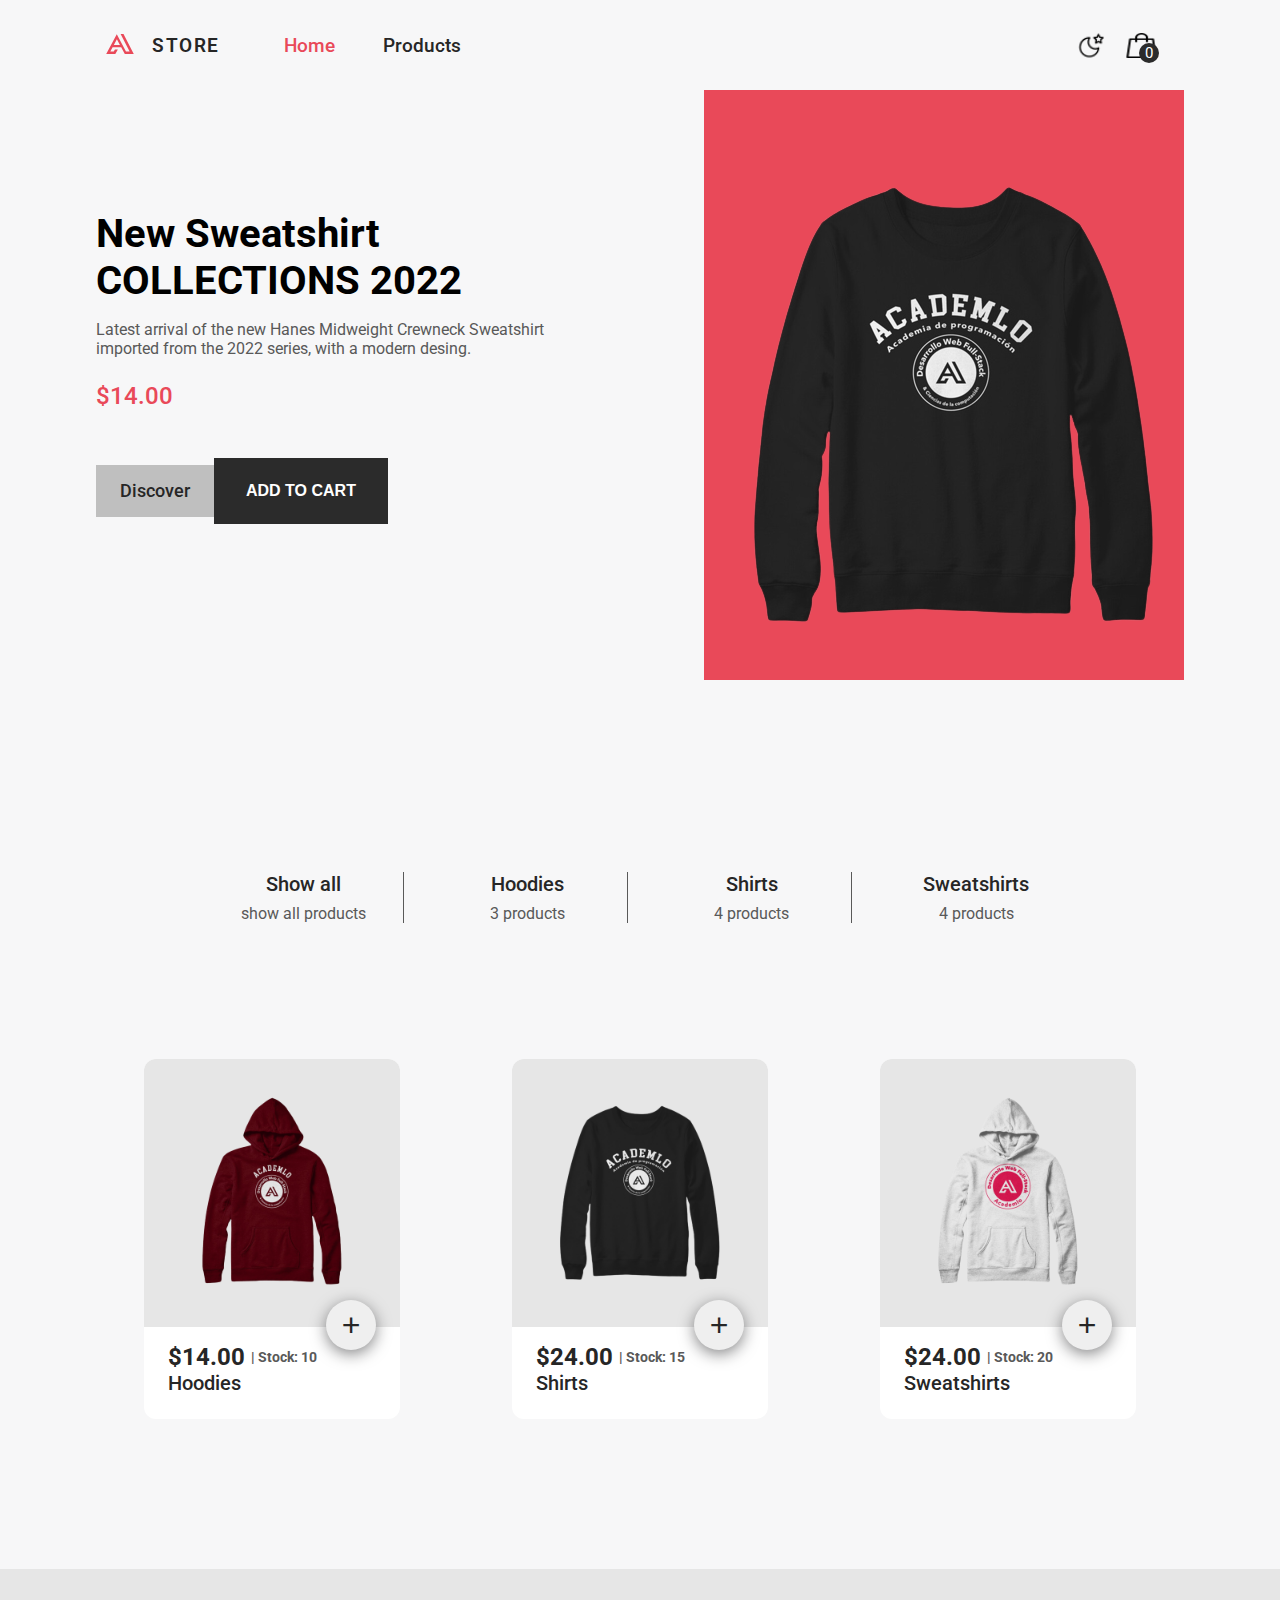
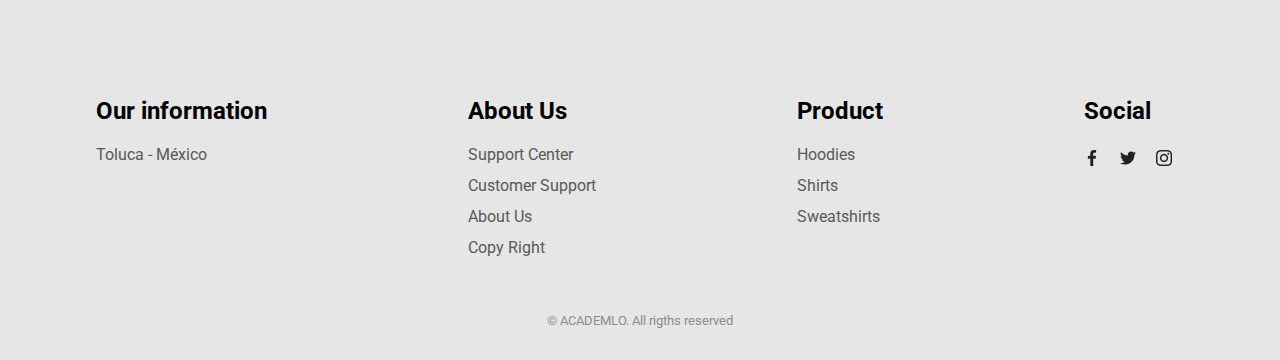
<file: index.html>
<!DOCTYPE html>
<html lang="en">
<head>
    <meta charset="UTF-8">
    <meta http-equiv="X-UA-Compatible" content="IE=edge">
    <meta name="viewport" content="width=device-width, initial-scale=1.0">
    <link rel="stylesheet" href="assets/css/styles.css">
    <title>Mi ecommerce</title>
</head>
<body>
    <header class="header">
        <section class="headerNav">
            <nav class="nav">
                <a href="#" class="nav_logo">
                    <svg xmlns="http://www.w3.org/2000/svg" viewBox="0 0 48.92 56.48" class="nav__logo-icon">
                        <title>Academlo Logo</title>
                        <g>
                          <g>
                            <!-- <path d="M24.45,56.48,0,42.36V14.12L24.46,0,48.92,14.12V42.36ZM1.89,41.26l22.56,13L47,41.26v-26l-22.56-13-22.56,13Z"></path> -->
                            <path d="M28.58,15.39H25.16L35.78,36H31.49L20.67,15.71,8.23,38.82H18.94l3-5.43h-3.4l-1.47,2.54h-4l2.69-5.09H25.85l4.28,8H40.67ZM17.23,28.21l3.57-6.6,3.57,6.6Z">
                            </path>
                          </g>
                        </g>
                    </svg>
                    <p class="store">STORE</p>
                </a>
                <ul class="list">
                   <li><a class="active" href="#home">Home</a></li>
                   <li><a href="#products">Products</a></li>
                </ul>
                <div class="icons">
                    <img class="moon" class="moon" src="assets/icon/moon.png" alt="">
                    <img class="sun" id="sun" src="assets/icon/sun.png" alt="">
                    <div class="shopping">
                        <img class="shoppingCar" src="assets/icon/shopping-bag.png" alt="">
                        <div class="circle">0</div>
                    </div>
                    <img class="icons menu_amb" id="menu_amb" src="assets/icon/menu-amb.png" alt="">
                </div>
            </nav>
            <section class="cart" id="cart">
                <img src="assets/icon/cerrar.png" alt="">
                <h2>My Cart</h2>
            </section>
        </section>
    </header>
    <main>
        <section class="home" id="home">
            <div class="hometext">
                <h1>New Sweatshirt <br>COLLECTIONS 2022</h1>
                <P class="homep1">Latest arrival of the new Hanes Midweight Crewneck Sweatshirt imported from the 2022 series, with a modern desing.</P>
                <p class="homep2">$14.00</p>
                <div class="home_btns">
                    <a class="button1" href="#">Discover</a>
                    <button class="button2">ADD TO CART</button>
                </div>
            </div>
            <div class="homeimg">
                <img src="assets/images/featured2.png" alt="">
            </div>
        </section>
        <section class="select_product">
            <section class="select" id="products">
                <div class="select_product1">
                    <h3 class="title1">Show all</h3>
                    <p class="parag1">show all products</p>
                </div>
                <div class="select_product2">
                    <h3 class="title1">Hoodies</h3>
                    <p class="parag1">3 products</p>
                </div>
                <div class="select_product3">
                    <h3 class="title1">Shirts</h3>
                    <p class="parag1">4 products</p>
                </div>
                <div class="select_product4">
                    <h3 class="title1">Sweatshirts</h3>
                    <p class="parag1">4 products</p>
                </div>
            </section>
            <section class="cards">
                <article class="card1">
                    <div class="cards_images">
                        <img class="cardimg" src="assets/images/featured1.png" alt="">
                    </div>
                    <button type="button" class="buttoncard"> + </button>
                    <div class="details_products">
                        <h2 class="price">
                            $14.00
                            <span class="stock">| Stock: 10</span>
                        </h2>
                        <h3 class="hoodies">Hoodies</h3>
                    </div>
                </article>
                <article class="card1">
                    <div class="cards_images">
                        <img class="cardimg" src="assets/images/featured2.png" alt="">
                    </div>
                    <button type="button" class="buttoncard"> + </button>
                    <div class="details_products">
                        <h2 class="price">
                            $24.00
                            <span class="stock">| Stock: 15</span>
                        </h2>
                        <h3 class="hoodies">Shirts</h3>
                    </div>
                </article>
                <article class="card1">
                    <div class="cards_images">
                        <img class="cardimg" src="assets/images/featured3.png" alt="">
                    </div>
                    <button type="button" class="buttoncard"> + </button>
                    <div class="details_products">
                        <h2 class="price">
                            $24.00
                            <span class="stock">| Stock: 20</span>
                        </h2>
                        <h3 class="hoodies">Sweatshirts</h3>
                    </div>
                </article>
            </section>
        </section>
    </main>
    <footer>
        <section class="sections_footer">
            <div>
                <h3>Our information</h3>
                <ul class="descrip_footer">
                    <li>Toluca - México</li>
                </ul>
            </div>
            <div>
                <h3>About Us</h3>
                <ul class="descrip_footer">
                    <li>Support Center</li>
                    <li>Customer Support</li>
                    <li>About Us</li>
                    <li>Copy Right</li>
                </ul>
            </div>
            <div>
                <h3>Product</h3>
                <ul class="descrip_footer">
                    <li>Hoodies</li>
                    <li>Shirts</li>
                    <li>Sweatshirts</li>
                </ul>
            </div>
            <div class="red_icon">
                <h3>Social</h3>
                <ul class="redesicons">
                    <li class="iconface">
                        <a href="https://www.facebook.com/">
                            <img class="faceimg" src="/assets/icon/facebook-icon.png" alt="">
                        </a>
                    </li>
                    <li class="icontwit">
                        <a href="https://twitter.com/">
                            <img class="twitimg" src="/assets/icon/twitter-icon.png" alt="">
                        </a>
                    </li>
                    <li class="iconinsta">
                        <a href="https://www.instagram.com/">
                            <img class="intaimg" src="/assets/icon/instagram.png" alt="">
                        </a>
                    </li>
                </ul>
            </div>
        </section>
        <p class="end">
            © ACADEMLO. All rigths reserved
        </p>
    </footer>
</body>
</html>
</file>
<file: assets/css/styles.css>
/*-------------GOOGLE FONT----------------*/
@import url("https://fonts.googleapis.com/css2?family=Roboto:wght@400;500;700&display=swap");

/*
    COLORES:

    --first-color: hsl(354, 78%, 60%);
    --button-color: hsl(0, 0%, 17%);
    --button-color-alt: hsl(0, 0%, 21%);
    --card-color: hsl(0, 0%, 90%);
    --title-color: hsl(0, 0%, 15%);
    --text-color: hsl(0, 0%, 35%);
    --text-color-light: hsl(0, 0%, 55%);
    --body-color: hsl(206, 4%, 97%);
    --container-color: #fff;
    --border-color: hsl(0, 0%, 94%);


    COLORES DARK MODE:

    --first-color: hsl(182, 53%, 74%);
    --button-color: hsl(246, 16%, 12%);
    --button-color-alt: hsl(0, 0%, 28%);
    --card-color: hsla(246, 16%, 5%, .5);
    --title-color: hsl(0, 0%, 95%);
    --text-color: hsl(0, 0%, 75%);
    --body-color: hsl(249, 19%, 14%);
    --container-color: hsl(246, 16%, 12%);
    --border-color: hsl(0, 0%, 20%);
*/
*{
    margin: 0;
    padding: 0;
    box-sizing: border-box;
}

:root {
    --first-color: hsl(354, 78%, 60%);
    --button-color: hsl(0, 0%, 17%);
    --button-color-alt: hsl(0, 0%, 21%);
    --card-color: hsl(0, 0%, 90%);
    --title-color: hsl(0, 0%, 15%);
    --text-color: hsl(0, 0%, 35%);
    --text-color-light: hsl(0, 0%, 55%);
    --body-color: hsl(206, 4%, 97%);
    --container-color: #fff;
    --border-color: hsl(0, 0%, 94%);

    /* COLORES DARK MODE: */

    --first-colorDark: hsl(182, 53%, 74%);
    --button-colorDark: hsl(246, 16%, 12%);
    --button-color-altDark: hsl(0, 0%, 28%);
    --card-colorDark: hsla(246, 16%, 5%, .5);
    --title-colorDark: hsl(0, 0%, 95%);
    --text-colorDark: hsl(0, 0%, 75%);
    --body-colorDark: hsl(249, 19%, 14%);
    --container-colorDark: hsl(246, 16%, 12%);
    --border-colorDark: hsl(0, 0%, 20%);
}

body{
    font-family: 'Roboto', sans-serif;
    background-color: var(--body-color);
}

.header {
    position: fixed;
    width: 100%;
    background-color: var(--body-color);
    z-index: 10;
    transition: .4s;
}
.headerNav {
    width: 100%;
    height: 90px;
    display: flex;
}
.nav {
    width: 85%;
    height: 100%;
    margin: auto;
    display: flex;
    align-items: center;
    gap: 4rem;
    padding-right: 25px;
    
}
.nav__logo-icon {
    width: 48px;
    height: 48px;
    fill: var(--first-color);
}
.nav_logo,
.list,
.icons  {
    display: inherit;
    align-items: center;
}
.nav_logo{
    gap: .5rem;
    text-decoration: none;
    font-weight: 600;
    font-size: 1.2rem;
    letter-spacing: 1.5px;
    color: var(--title-color);   
}
.list {
    gap: 3rem;
    list-style: none;
}
.list a{
    text-decoration: none;
    font-size: 1.2rem;
    font-weight: 500;
    color: var(--title-color);
}
a.active {
    color: var(--first-color);
}
.list a:hover {
    color: var(--first-color);
    transition: .2s;
}
.icons {
    position: relative;
    margin-left: auto;
    gap: 15px;    
}
.moon,
.sun {
    cursor: pointer;
    width: 35px;
}
.sun,
.menu_amb {
    display: none;
}
.shopping {
    position: relative;
    display: flex;
    align-items: center;
    cursor: pointer;
}
.shoppingCar {
    width: 35px;
    height: 25px;
}
.circle {
    background-color: var(--button-color);
    color: #ffffff;
    font-size: 15px;
    width: 20px;
    height: 20px;
    border-radius: 50%;
    position: absolute;
    display: flex;
    align-items: center;
    justify-content: center;
    right: 0;
    top: 10px;
    text-align: center;
}
          /* carrito desplegable */
.cart {
    background-color: aqua;
    position: absolute;
    right: 0;
    width: 420px;
    text-align: center;
    height: 100%;
    display: none;

}
/* -------------------------- */
/* ------------main---------- */
/* ------------------------------ */
.home {
    /* padding-top: 200px; */
    display: flex;
    justify-content: space-between;
    width: 85%;
    margin: 0 auto;
}
.hometext {
    padding-top: 210px;
    width: 512px;
}
.hometext h1 {
    font-size: 2.5rem;
    margin-bottom: 1rem;
}
.homep1 {
    font-size: 1rem;
    margin-bottom: 1.5rem;
    color: var(--text-color);
}
.homep2 {
    margin-bottom: 3rem;
    font-size: 1.5rem;
    font-weight: 500;
    color: var(--first-color);
}
.homeimg {
    background-color: var(--first-color);
    width: 480px;
    height: 680px;
    padding-top: 150px;
}
.home_btns {
    display: flex;
    align-items: center;
}
.button1 {
    background-color: var(--text-colorDark);
    color: var(--title-color);
    padding: 1rem 1.5rem;
    text-decoration: none;
    font-size: 1.1rem;
    font-weight: 500;
}
.button1:hover {
    background-color: var(--text-color-light);
    color: #fff;
    transition: .3s;
}
.button2 {
    background-color: var(--button-color);
    color: var(--container-color);
    padding: 1.5rem 2rem;
    font-weight: 600;
    font-size: 1rem;
    border: var(--button-color);
    cursor: pointer;
}
.button2:hover {
    background-color: var(--first-color);
    color: #fff;
    transition: .3s;
}

/* --seleccionar prducto */
.select_product {
    width: 85%;
    margin: 0 auto;
    display: flex;
    flex-direction: column;
    justify-content: center;
    padding-bottom: 150px;
}
.select {
    display: grid;
    grid-template-columns: repeat(4, 200px) ;
    margin: 4rem 0 5.5rem ;
    padding-top: 8em;
    padding-bottom: 3rem;
    text-align: center;
    justify-content: center;
    align-items: center;
    gap: 1.5rem;
    color: var(--text-color);
}
.select_product1,
.select_product2,
.select_product3 {
    border-right: solid 1.5px;
}
.title1 {
    font-size: 1.25rem;
    font-weight: 500;
    margin-bottom: 0.5rem;
    cursor: pointer;
    color: var(--title-color);
}
/*    cards */

.cards {
    display: grid;
    grid-template-columns: 16rem 16rem 16rem;
    column-gap: 7rem;
    justify-content: center;
    width: 100%;
}
.card1 {
    border-radius: 0.75rem;
    position: relative;
    background-color: var(--container-color);
}
.cards_images {
    padding: 2rem 0;
    background-color: var(--card-color);
    border-radius: 0.75rem 0.75rem 0 0;
    text-align: center;
}
.cardimg {
    width: 200px;
    height: auto;
}
.card1:hover .cardimg {
    transform: translateY(-0.25rem);
    transition: .4s;
}
.buttoncard {
    display: flex;
    justify-content: center;
    align-items: center;
    width: 50px;
    height: 50px;
    font-size: 2rem;
    border-radius: 50%;
    font-weight: 400;
    border: none;
    position: absolute;
    right: 1.5rem;
    bottom: 4.3rem;
    color: var(--title-color);
    box-shadow: 0 4px 15px hsl(206deg 7% 7% / 50%);
    cursor: pointer;
}
.buttoncard:hover {
    background-color: var(--first-color);
    color: #fff;
    transition: .4s;
}
.details_products {
    padding: 1rem 1.5rem 1.5rem ;
}
.price {
    font-size: 1.5rem;
    display: flex;
    align-items: center;
    gap: 0.35rem;
    color: var(--title-color);
}
.stock {
    font-size: 0.87rem;
    color: var(--text-color);
}
.hoodies {
    font-size: 1.25rem;
    font-weight: 500;
    color:var(--title-color);
    text-align: start;
}

/* ---------------------------------- */
/* -----foooter */
/* ---------------------------------- */
footer {
    background-color: var(--card-color);
    padding: 8rem 0 1rem;
}
.sections_footer {
    width: 85%;
    display: flex;
    /* grid-template-columns: .5fr .5fr .5fr .5fr; */
    justify-content: space-between;
    margin: 0 auto;
    gap: 150px;
}
.sections_footer h3 {
    font-size: 1.5rem;
}
.descrip_footer {
    list-style: none; 
    margin-top: 20px;
    display: flex;
    flex-direction: column;
    row-gap: 12px;
    color: var(--text-color);
    cursor: pointer;
}
/* .sections_footer li {
    background-color: aqua;
} */
ul.redesicons {
    width: 100px;
    display: flex;
    gap: 20px;
    list-style: none;
    margin-top: 25px;
    cursor: pointer;
}
.redesicons img {
    width: 1rem;
    font-size: 2rem;
}
.end {
    color: var(--text-color-light);
    font-size: .8rem;
    text-align: center;
    margin: 3.5rem 0 1rem 0;
}
</file>
